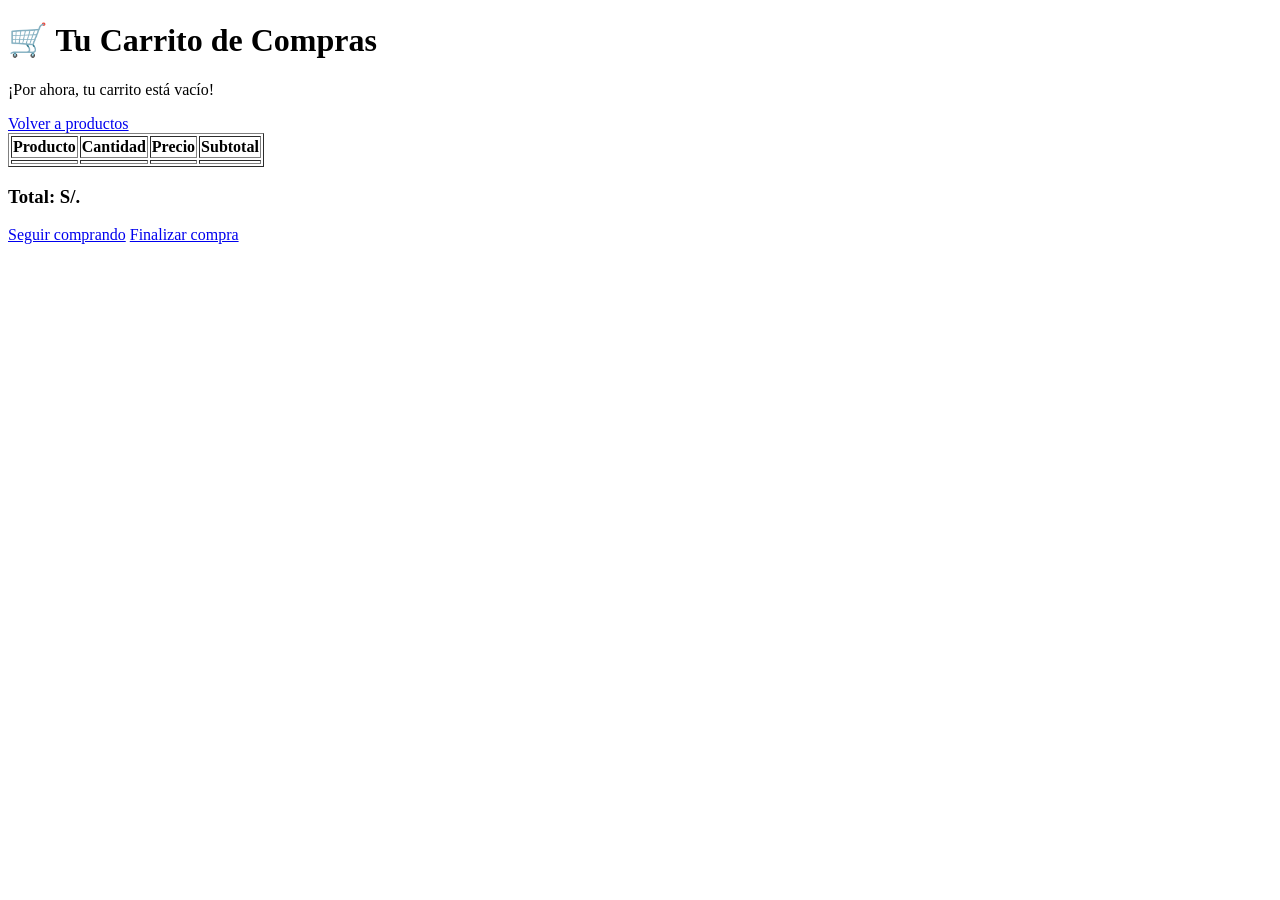
<file: src/main/resources/templates/carrito.html>
<!DOCTYPE html>
<html xmlns:th="http://www.thymeleaf.org">
<head>
    <meta charset="UTF-8">
    <title>Carrito</title>
</head>
<body>
<h1>🛒 Tu Carrito de Compras</h1>

<div th:if="${#lists.isEmpty(carrito)}">
    <p>¡Por ahora, tu carrito está vacío!</p>
    <a href="/productos">Volver a productos</a>
</div>

<div th:unless="${#lists.isEmpty(carrito)}">
    <table border="1">
        <thead>
        <tr>
            <th>Producto</th>
            <th>Cantidad</th>
            <th>Precio</th>
            <th>Subtotal</th>
        </tr>
        </thead>
        <tbody>
        <tr th:each="item : ${carrito}">
            <td th:text="${item.producto.nombre}"></td>
            <td th:text="${item.cantidad}"></td>
            <td th:text="${item.producto.precio}"></td>
            <td th:text="${item.producto.precio * item.cantidad}"></td>
        </tr>
        </tbody>
    </table>

    <h3>Total: S/. <span th:text="${total}"></span></h3>
    <a href="/productos">Seguir comprando</a>
    <a href="/checkout" class="btn btn-primary">Finalizar compra</a>

</div>
</body>
</html>
</file>
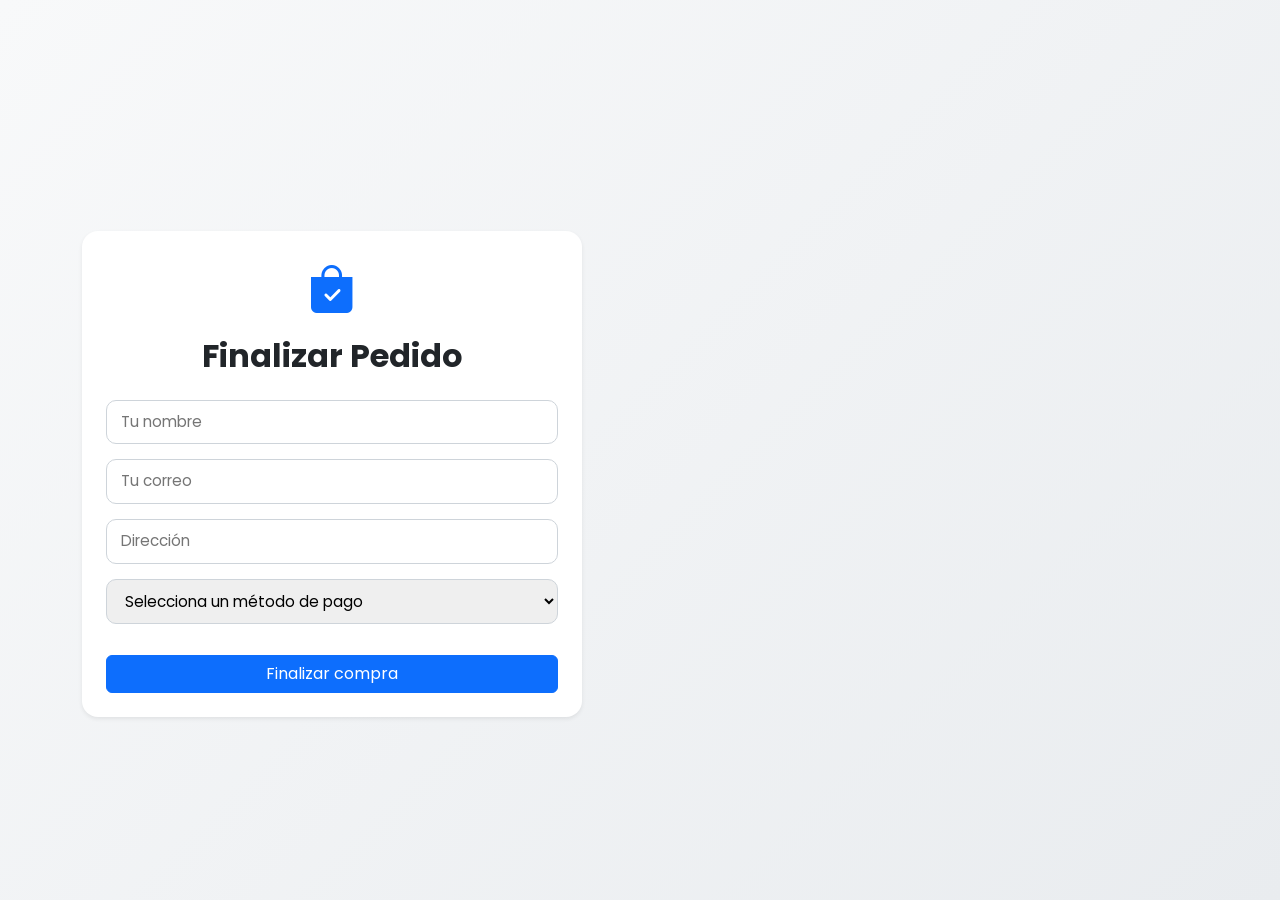
<file: src/main/resources/templates/checkout.html>
<!DOCTYPE html>
<html lang="es" xmlns:th="http://www.thymeleaf.org">
<head>
    <meta charset="UTF-8">
    <title>Finalizar Compra</title>
    <link rel="stylesheet" href="https://cdn.jsdelivr.net/npm/bootstrap@5.3.0/dist/css/bootstrap.min.css">
    <link rel="stylesheet" href="https://cdn.jsdelivr.net/npm/bootstrap-icons@1.11.3/font/bootstrap-icons.css">
    <link href="https://fonts.googleapis.com/css2?family=Poppins:wght@400;600;700&display=swap" rel="stylesheet">

    <style>
        body {
            font-family: 'Poppins', sans-serif;
            background: linear-gradient(135deg, #f8f9fa, #e9ecef);
            min-height: 100vh;
            display: flex;
            justify-content: center;
            align-items: center;
        }

        .card {
            border: none;
            border-radius: 16px;
            box-shadow: 0 8px 25px rgba(0, 0, 0, 0.1);
            max-width: 500px;
            width: 100%;
            padding: 2rem;
            background-color: #fff;
            animation: fadeIn 0.6s ease-in-out;
        }

        h2 {
            font-weight: 700;
            text-align: center;
            margin-bottom: 1.5rem;
            color: #212529;
        }

        form {
            display: flex;
            flex-direction: column;
        }

        form input,
        form select {
            border-radius: 10px;
            border: 1px solid #ced4da;
            padding: 10px 14px;
            font-size: 0.95rem;
            margin-bottom: 15px;
            transition: all 0.3s ease;
        }

        form input:focus,
        form select:focus {
            border-color: #0d6efd;
            box-shadow: 0 0 0 0.15rem rgba(13, 110, 253, 0.25);
            outline: none;
        }

        button {
            background-color: #0d6efd;
            color: white;
            border: none;
            border-radius: 10px;
            padding: 12px;
            font-size: 1rem;
            font-weight: 600;
            transition: all 0.3s ease;
        }

        button:hover {
            background-color: #0b5ed7;
            transform: translateY(-2px);
            box-shadow: 0 6px 15px rgba(13, 110, 253, 0.3);
        }

        @keyframes fadeIn {
            from {
                opacity: 0;
                transform: translateY(10px);
            }
            to {
                opacity: 1;
                transform: translateY(0);
            }
        }

        /* Ícono de cabecera */
        .icon-header {
            text-align: center;
            font-size: 3rem;
            color: #0d6efd;
            margin-bottom: 10px;
        }
    </style>
</head>
<body class="bg-light">

<div class="container mt-5">
    <div class="card p-4 shadow-sm">
        <div class="icon-header">
            <i class="bi bi-bag-check-fill"></i>
        </div>

        <h2 class="text-center mb-4">Finalizar Pedido</h2>

        <form action="/checkout" method="post">
            <input type="text" name="nombre" placeholder="Tu nombre" required>
            <input type="email" name="correo" placeholder="Tu correo" required>
            <input type="text" name="direccion" placeholder="Dirección" required>

            <select name="metodoPago" required>
                <option value="">Selecciona un método de pago</option>
                <option value="Tarjeta">💳 Tarjeta</option>
                <option value="Yape">📱 Yape</option>
                <option value="Plin">📲 Plin</option>
            </select>

            <button type="submit" class="btn btn-primary mt-3">Finalizar compra</button>
        </form>
    </div>
</div>

</body>
</html>
</file>
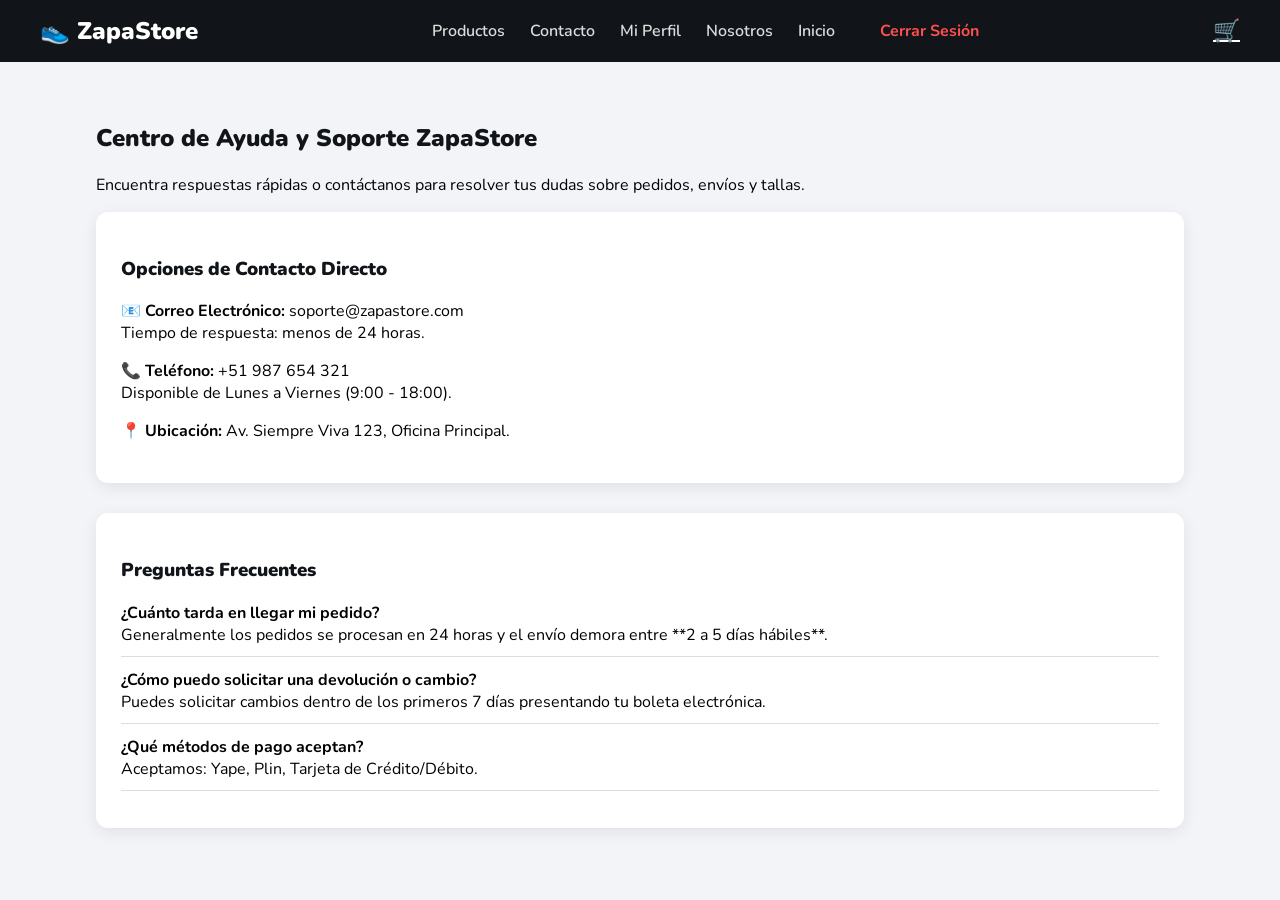
<file: src/main/resources/templates/contacto.html>
<!DOCTYPE html>
<html lang="es" xmlns:th="http://www.thymeleaf.org">
<head>
    <meta charset="UTF-8">
    <title>Contacto - ZapaStore</title>

    <!-- Google Fonts -->
    <link href="https://fonts.googleapis.com/css2?family=Nunito:wght@300;400;700;900&display=swap" rel="stylesheet">

    <!-- Estilos globales (mismos que productos) -->
    <style>
        body {
            margin: 0;
            font-family: 'Nunito', sans-serif;
            background: #f2f4f7;
        }

        /* --- NAVBAR --- */
        header {
            background: #111418;
            color: white;
            padding: 15px 40px;
            display: flex;
            align-items: center;
            justify-content: space-between;
        }

        header .logo {
            font-size: 24px;
            font-weight: 900;
            display: flex;
            align-items: center;
            gap: 8px;
        }

        header nav ul {
            list-style: none;
            display: flex;
            gap: 25px;
            margin: 0;
            padding: 0;
        }

        header nav ul li a {
            color: #dcdcdc;
            text-decoration: none;
            font-weight: 600;
        }

        header nav ul li a:hover {
            color: white;
        }

        .btn-logout {
            color: #ff4f4f;
            font-weight: bold;
            text-decoration: none;
            margin-left: 20px;
        }

        /* Contenedor */
        .container {
            width: 85%;
            margin: auto;
            padding-top: 40px;
        }

        /* Tarjetas */
        .card {
            background: white;
            padding: 25px;
            border-radius: 12px;
            box-shadow: 0 4px 15px rgba(0,0,0,0.08);
            margin-bottom: 30px;
        }

        h2, h3 {
            font-weight: 900;
            color: #111418;
        }

        .faq-item {
            margin-bottom: 12px;
            border-bottom: 1px solid #ddd;
            padding-bottom: 10px;
            cursor: pointer;
        }
    </style>
</head>

<body>

<header>
    <div class="logo">👟 ZapaStore</div>

    <nav>
        <ul>
            <li><a href="/productos">Productos</a></li>
            <li><a href="/contacto">Contacto</a></li>
            <li><a href="/perfil">Mi Perfil</a></li>
            <li><a href="/nosotros">Nosotros</a></li>
            <li><a href="/inicio">Inicio</a></li>

            <li><a class="btn-logout" href="/logout">Cerrar Sesión</a></li>
        </ul>
    </nav>

    <a href="/checkout" style="color:white; font-size:22px;">🛒</a>
</header>

<div class="container">

    <h2>Centro de Ayuda y Soporte ZapaStore</h2>
    <p>Encuentra respuestas rápidas o contáctanos para resolver tus dudas sobre pedidos, envíos y tallas.</p>

    <!-- --- CONTACTO DIRECTO --- -->
    <div class="card">
        <h3>Opciones de Contacto Directo</h3>

        <p><strong>📧 Correo Electrónico:</strong> soporte@zapastore.com<br>Tiempo de respuesta: menos de 24 horas.</p>

        <p><strong>📞 Teléfono:</strong> +51 987 654 321<br>Disponible de Lunes a Viernes (9:00 - 18:00).</p>

        <p><strong>📍 Ubicación:</strong> Av. Siempre Viva 123, Oficina Principal.</p>
    </div>

    <!-- --- FAQ --- -->
    <div class="card">
        <h3>Preguntas Frecuentes</h3>

        <div class="faq-item">
            <strong>¿Cuánto tarda en llegar mi pedido?</strong><br>
            Generalmente los pedidos se procesan en 24 horas y el envío demora entre **2 a 5 días hábiles**.
        </div>

        <div class="faq-item">
            <strong>¿Cómo puedo solicitar una devolución o cambio?</strong><br>
            Puedes solicitar cambios dentro de los primeros 7 días presentando tu boleta electrónica.
        </div>

        <div class="faq-item">
            <strong>¿Qué métodos de pago aceptan?</strong><br>
            Aceptamos: Yape, Plin, Tarjeta de Crédito/Débito.
        </div>
    </div>

</div>

</body>
</html>
</file>
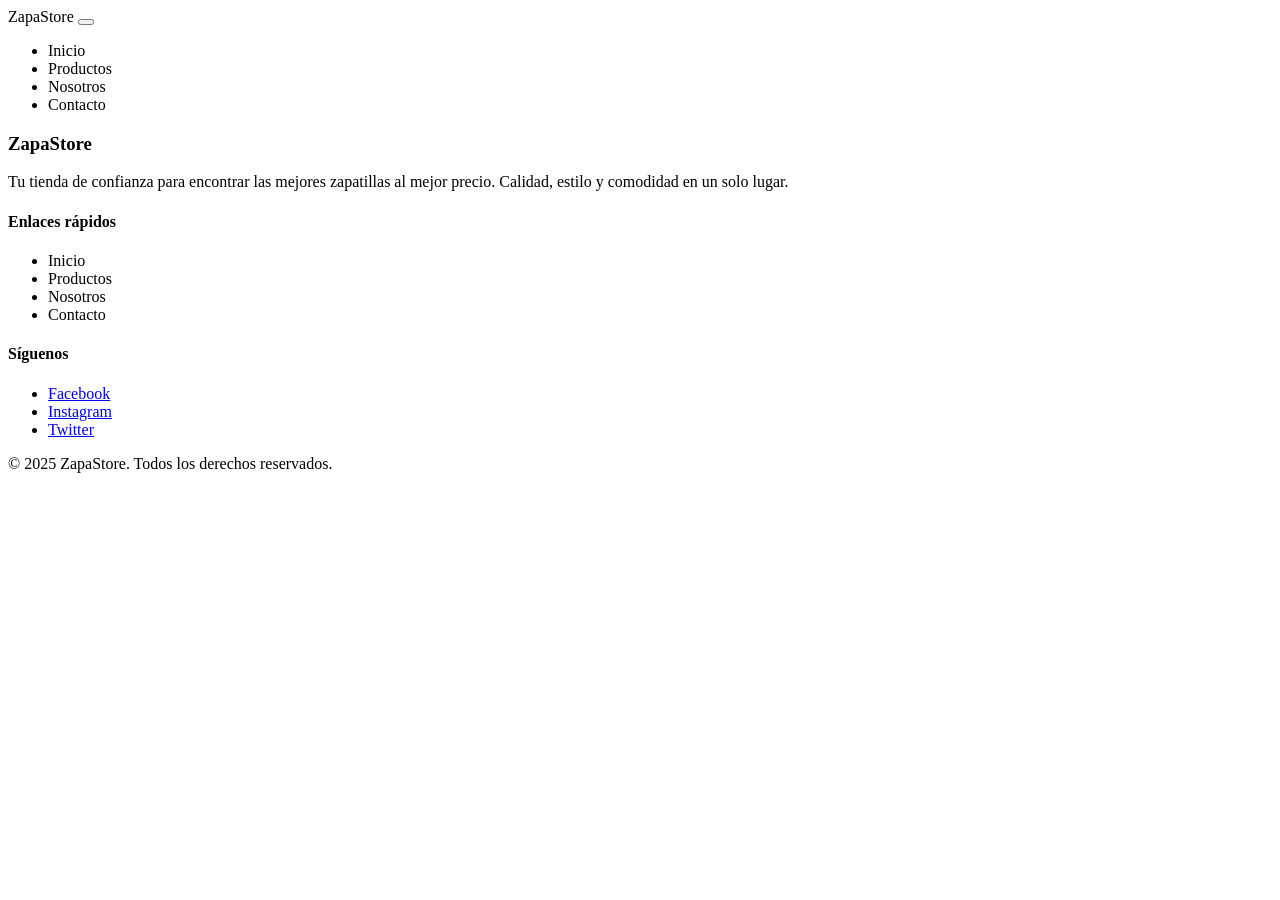
<file: src/main/resources/templates/layout.html>
<!DOCTYPE html>
<html lang="es" xmlns:th="http://www.thymeleaf.org">
<head>
</head>
<body>

<header th:fragment="header">
    <nav class="navbar navbar-expand-lg bg-white shadow-sm py-3">
        <div class="container">
            <a class="navbar-brand fw-bold fs-4 text-dark" th:href="@{/}">ZapaStore</a>
            <button class="navbar-toggler" type="button" data-bs-toggle="collapse" data-bs-target="#navbarNav">
                <i class="bi bi-list"></i>
            </button>
            <div class="collapse navbar-collapse justify-content-center" id="navbarNav">
                <ul class="navbar-nav gap-3">
                    <li class="nav-item"><a class="nav-link active" th:href="@{/}">Inicio</a></li>
                    <li class="nav-item"><a class="nav-link" th:href="@{/productos}">Productos</a></li>
                    <li class="nav-item"><a class="nav-link" th:href="@{/nosotros}">Nosotros</a></li>
                    <li class="nav-item"><a class="nav-link" th:href="@{/contacto}">Contacto</a></li>
                </ul>
            </div>
            <div class="d-flex align-items-center">
                <a th:href="@{/carrito}" class="text-muted me-3"><i class="bi bi-cart3 fs-5"></i></a>
                <a th:href="@{/login}" class="text-muted"><i class="bi bi-person-circle fs-5"></i></a>
            </div>
        </div>
    </nav>
</header>


<footer th:fragment="footer" class="footer">
    <div class="footer-container">
        <div class="footer-section">
            <h3>ZapaStore</h3>
            <p>Tu tienda de confianza para encontrar las mejores zapatillas al mejor precio. Calidad, estilo y comodidad en un solo lugar.</p>
        </div>

        <div class="footer-section">
            <h4>Enlaces rápidos</h4>
            <ul>
                <li><a th:href="@{/}">Inicio</a></li>
                <li><a th:href="@{/productos}">Productos</a></li>
                <li><a th:href="@{/nosotros}">Nosotros</a></li>
                <li><a th:href="@{/contacto}">Contacto</a></li>
            </ul>
        </div>

        <div class="footer-section">
            <h4>Síguenos</h4>
            <ul class="social-icons-list">
                <li><a href="#"><i class="bi bi-facebook"></i> Facebook</a></li>
                <li><a href="#"><i class="bi bi-instagram"></i> Instagram</a></li>
                <li><a href="#"><a href="#"><i class="bi bi-twitter"></i> Twitter</a></li>
            </ul>
        </div>
    </div>

    <div class="footer-bottom">
        <p>© 2025 ZapaStore. Todos los derechos reservados.</p>
    </div>
    <script th:fragment="scripts" src="https://cdn.jsdelivr.net/npm/bootstrap@5.3.0/dist/js/bootstrap.bundle.min.js"></script>
</footer>

</body>
</html>
</file>
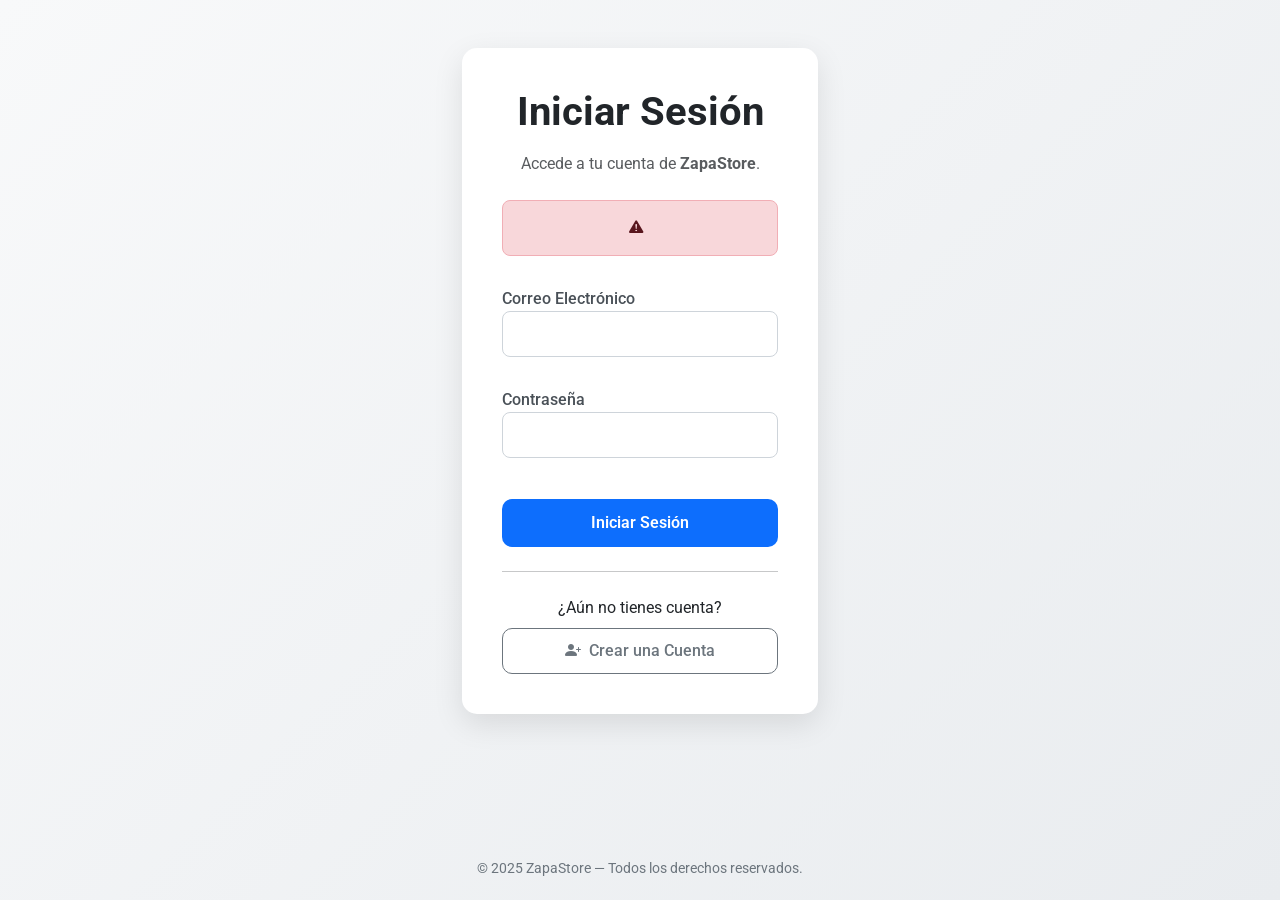
<file: src/main/resources/templates/login.html>
<!DOCTYPE html>
<html lang="es" xmlns:th="http://www.thymeleaf.org">
<head>
    <meta charset="UTF-8">
    <meta name="viewport" content="width=device-width, initial-scale=1.0">
    <title>ZapaStore | Iniciar Sesión</title>

    <!-- Bootstrap y estilos base -->
    <link href="https://cdn.jsdelivr.net/npm/bootstrap@5.3.0/dist/css/bootstrap.min.css" rel="stylesheet">
    <link rel="stylesheet" href="https://cdn.jsdelivr.net/npm/bootstrap-icons@1.10.5/font/bootstrap-icons.css">
    <link href="https://fonts.googleapis.com/css2?family=Roboto:wght@400;500;700&display=swap" rel="stylesheet">

    <!-- CSS personalizado -->
    <link rel="stylesheet" th:href="@{/css/style.css}">

    <style>
        body {
          font-family: 'Roboto', sans-serif;
          background: linear-gradient(135deg, #f8f9fa, #e9ecef);
        }

        .login-card {
          background: #ffffff;
          border-radius: 15px;
          padding: 40px;
          box-shadow: 0 10px 30px rgba(0, 0, 0, 0.1);
          transition: transform 0.3s ease;
        }

        .login-card:hover {
          transform: translateY(-5px);
        }

        h1 {
          font-weight: 700;
          color: #212529;
        }

        label {
          font-weight: 500;
          color: #495057;
          margin-top: 15px;
        }

        input[type="email"],
        input[type="password"] {
          border-radius: 8px;
          border: 1px solid #ced4da;
          padding: 10px;
          transition: border-color 0.2s ease;
        }

        input:focus {
          border-color: #0d6efd;
          box-shadow: 0 0 0 0.2rem rgba(13,110,253,.25);
          outline: none;
        }

        button[type="submit"] {
          margin-top: 25px;
          background: #0d6efd;
          border: none;
          border-radius: 10px;
          color: #fff;
          font-weight: 600;
          padding: 12px;
          width: 100%;
          transition: background 0.3s ease;
        }

        button[type="submit"]:hover {
          background: #0b5ed7;
        }

        .alert {
          font-size: 0.9rem;
          border-radius: 8px;
        }

        .register-btn {
          border-radius: 10px;
          font-weight: 500;
          padding: 10px;
        }

        footer {
          text-align: center;
          color: #6c757d;
          font-size: 0.9rem;
          padding: 20px 0;
        }

        .fade-in {
          animation: fadeIn 0.6s ease-in-out;
        }

        @keyframes fadeIn {
          from { opacity: 0; transform: translateY(10px); }
          to { opacity: 1; transform: translateY(0); }
        }
    </style>
</head>

<body class="d-flex flex-column min-vh-100 bg-light">

<div th:replace="~{layout :: header}"></div>

<main class="container my-5 flex-grow-1 fade-in">
    <div class="row justify-content-center">
        <div class="col-md-6 col-lg-4">
            <div class="login-card">
                <h1 class="text-center mb-3">Iniciar Sesión</h1>
                <p class="text-center text-muted mb-4">Accede a tu cuenta de <strong>ZapaStore</strong>.</p>

                <!-- 🔹 Mensaje de error -->
                <div th:if="${error}" class="alert alert-danger text-center" role="alert">
                    <i class="bi bi-exclamation-triangle-fill me-2"></i>
                    <span th:text="${error}"></span>
                </div>

                <!-- 🔹 Formulario -->
                <form th:action="@{/login}" th:object="${usuario}" method="post">
                    <div class="mb-3">
                        <label for="correo">Correo Electrónico</label>
                        <input id="correo" type="email" class="form-control" th:field="*{correo}" required>
                    </div>

                    <div class="mb-3">
                        <label for="contrasena">Contraseña</label>
                        <input id="contrasena" type="password" class="form-control" th:field="*{contrasena}" required>
                    </div>

                    <button type="submit" class="btn btn-primary">Iniciar Sesión</button>
                </form>

                <hr class="my-4">

                <div class="text-center">
                    <p class="mb-2">¿Aún no tienes cuenta?</p>
                    <a th:href="@{/registro}" class="btn btn-outline-secondary register-btn w-100">
                        <i class="bi bi-person-plus-fill me-1"></i> Crear una Cuenta
                    </a>
                </div>
            </div>
        </div>
    </div>
</main>

<footer>
    &copy; 2025 ZapaStore — Todos los derechos reservados.
</footer>

<div th:replace="~{layout :: scripts}"></div>
</body>
</html>
</file>
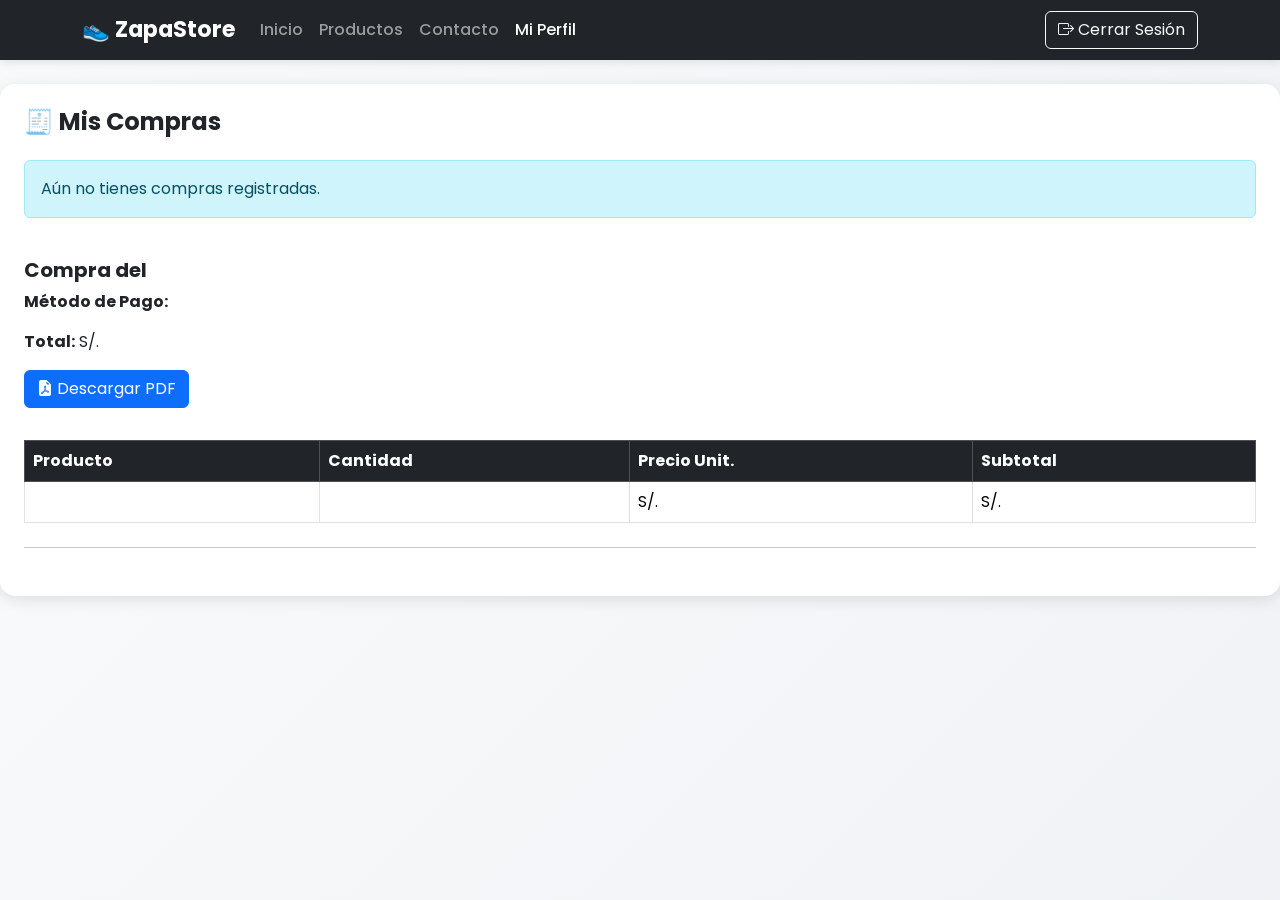
<file: src/main/resources/templates/perfil.html>
<!DOCTYPE html>
<html lang="es" xmlns:th="http://www.thymeleaf.org">
<head>
    <meta charset="UTF-8">
    <title>Mi Perfil - ZapaStore</title>

    <!-- Bootstrap + Icons + Fuente -->
    <link href="https://cdn.jsdelivr.net/npm/bootstrap@5.3.3/dist/css/bootstrap.min.css" rel="stylesheet">
    <link href="https://cdn.jsdelivr.net/npm/bootstrap-icons@1.11.3/font/bootstrap-icons.css" rel="stylesheet">
    <link href="https://fonts.googleapis.com/css2?family=Poppins:wght@400;500;700&display=swap" rel="stylesheet">

    <style>
        body {
            font-family: 'Poppins', sans-serif;
            background: linear-gradient(135deg, #f8f9fa, #eef1f5);
            color: #333;
        }

        /* Navbar */
        .navbar {
            box-shadow: 0 2px 8px rgba(0,0,0,0.1);
            font-weight: 500;
        }

        .navbar-brand {
            font-weight: 700;
            font-size: 1.4rem;
        }

        /* Tarjetas */
        .card {
            border-radius: 15px;
            border: none;
            box-shadow: 0 4px 15px rgba(0,0,0,0.1);
            background-color: #fff;
        }

        h2, h4 {
            font-weight: 700;
        }

        table {
            background: #fff;
        }

        /* Animación */
        .fade-in {
            animation: fadeIn 0.6s ease-in-out;
        }

        @keyframes fadeIn {
            from { opacity: 0; transform: translateY(10px); }
            to { opacity: 1; transform: translateY(0); }
        }
    </style>
</head>

<body>

<!-- 🔹 NAVBAR -->
<nav class="navbar navbar-expand-lg navbar-dark bg-dark sticky-top">
    <div class="container">
        <a class="navbar-brand" href="/">👟 ZapaStore</a>

        <button class="navbar-toggler" type="button" data-bs-toggle="collapse" data-bs-target="#navbarNav">
            <span class="navbar-toggler-icon"></span>
        </button>

        <div class="collapse navbar-collapse" id="navbarNav">
            <ul class="navbar-nav me-auto">
                <li class="nav-item"><a class="nav-link" href="/">Inicio</a></li>
                <li class="nav-item"><a class="nav-link" href="/productos">Productos</a></li>
                <li class="nav-item"><a class="nav-link" href="/contacto">Contacto</a></li>
                <li class="nav-item"><a class="nav-link active" href="/perfil">Mi Perfil</a></li>
            </ul>

            <a href="/logout" class="btn btn-outline-light">
                <i class="bi bi-box-arrow-right"></i> Cerrar Sesión
            </a>
        </div>
    </div>
</nav>

<!-- 🔹 CONTENIDO PERFIL -->
<div class="card p-4 mt-4">
    <h4>🧾 Mis Compras</h4>

    <div th:if="${ventas.size() == 0}" class="alert alert-info mt-3">
        Aún no tienes compras registradas.
    </div>

    <div th:each="v : ${ventas}" class="mt-4 fade-in">

        <h5 class="fw-bold">Compra del <span th:text="${v.fecha}"></span></h5>
        <p><strong>Método de Pago:</strong> <span th:text="${v.metodoPago}"></span></p>
        <p><strong>Total:</strong> S/. <span th:text="${v.total}"></span></p>

        <!-- BOTÓN PDF -->
        <a th:href="@{'/venta/' + ${v.id} + '/pdf'}" class="btn btn-primary mb-3">
            <i class="bi bi-file-earmark-pdf-fill"></i> Descargar PDF
        </a>

        <!-- TABLA DE DETALLES -->
        <table class="table table-bordered mt-3">
            <thead class="table-dark">
            <tr>
                <th>Producto</th>
                <th>Cantidad</th>
                <th>Precio Unit.</th>
                <th>Subtotal</th>
            </tr>
            </thead>

            <tbody>
            <tr th:each="d : ${v.detalles}">
                <td th:text="${d.nombreProducto}"></td>
                <td th:text="${d.cantidad}"></td>
                <td>S/. <span th:text="${d.precioUnitario}"></span></td>
                <td>S/. <span th:text="${d.subtotal}"></span></td>
            </tr>
            </tbody>
        </table>

        <hr class="my-4">
    </div>

</div>

<script src="https://cdn.jsdelivr.net/npm/bootstrap@5.3.3/dist/js/bootstrap.bundle.min.js"></script>
</body>
</html>
</file>
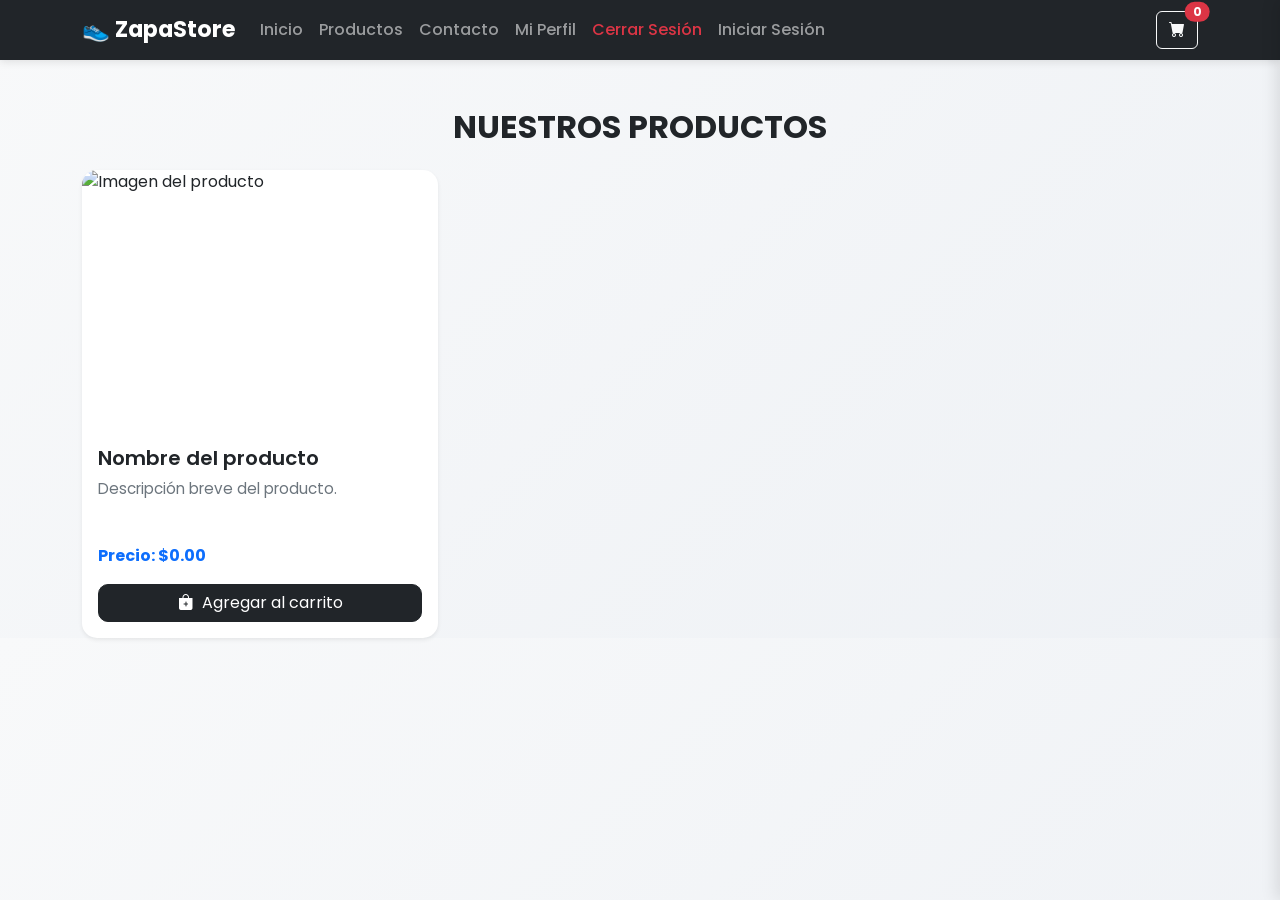
<file: src/main/resources/templates/productos.html>
<!DOCTYPE html>
<html xmlns:th="http://www.thymeleaf.org" lang="es">
<head>
    <meta charset="UTF-8">
    <title>ZapaStore | Productos</title>

    <!-- ✅ Bootstrap y fuentes -->
    <link href="https://cdn.jsdelivr.net/npm/bootstrap@5.3.3/dist/css/bootstrap.min.css" rel="stylesheet">
    <link href="https://cdn.jsdelivr.net/npm/bootstrap-icons@1.11.3/font/bootstrap-icons.css" rel="stylesheet">
    <link href="https://fonts.googleapis.com/css2?family=Poppins:wght@400;500;700&display=swap" rel="stylesheet">

    <style>
        body {
            font-family: 'Poppins', sans-serif;
            background: linear-gradient(135deg, #f8f9fa, #eef1f5);
            color: #333;
        }

        /* 🔹 Navbar */
        .navbar {
            box-shadow: 0 2px 8px rgba(0,0,0,0.1);
            font-weight: 500;
        }

        .navbar-brand {
            font-weight: 700;
            font-size: 1.4rem;
        }

        /* 🔹 Sección productos */
        h2 {
            font-weight: 700;
            text-transform: uppercase;
            color: #212529;
            margin-bottom: 2rem;
        }

        .card {
            border: none;
            border-radius: 15px;
            overflow: hidden;
            transition: all 0.3s ease;
            background-color: #fff;
        }

        .card:hover {
            transform: translateY(-8px);
            box-shadow: 0 10px 25px rgba(0,0,0,0.1);
        }

        .card img {
            height: 260px;
            object-fit: cover;
            transition: transform 0.4s ease;
        }

        .card:hover img {
            transform: scale(1.05);
        }

        .card-title {
            font-weight: 600;
            color: #212529;
        }

        .card-text {
            font-size: 0.95rem;
            color: #6c757d;
            min-height: 50px;
        }

        .card .fw-bold {
            color: #0d6efd;
        }

        .btn-dark {
            border-radius: 10px;
            transition: all 0.3s ease;
        }

        .btn-dark:hover {
            background-color: #0b5ed7;
        }

        /* 🔹 Carrito lateral */
        #sidebar-carrito {
            position: fixed;
            right: -400px;
            top: 0;
            width: 400px;
            height: 100%;
            background: #fff;
            box-shadow: -4px 0 15px rgba(0,0,0,0.1);
            transition: right 0.3s ease;
            z-index: 1050;
            padding: 25px;
            overflow-y: auto;
        }

        #sidebar-carrito.open {
            right: 0;
        }

        #overlay {
            display: none;
            position: fixed;
            top: 0; left: 0;
            width: 100%; height: 100%;
            background: rgba(0,0,0,0.5);
            z-index: 1040;
        }

        #overlay.active {
            display: block;
        }

        #footer-carrito p {
            font-size: 1.1rem;
        }

        /* 🔹 Responsive */
        @media (max-width: 768px) {
            #sidebar-carrito {
                width: 100%;
            }

            .card img {
                height: 200px;
            }
        }

        /* ✨ Animación suave */
        .fade-in {
            animation: fadeIn 0.7s ease-in-out;
        }

        @keyframes fadeIn {
            from { opacity: 0; transform: translateY(10px); }
            to { opacity: 1; transform: translateY(0); }
        }
    </style>
</head>

<body>
<!-- 🧭 NAVBAR -->
<nav class="navbar navbar-expand-lg navbar-dark bg-dark sticky-top">
    <div class="container">
        <a class="navbar-brand" href="/">👟 ZapaStore</a>
        <button class="navbar-toggler" type="button" data-bs-toggle="collapse" data-bs-target="#navbarNav">
            <span class="navbar-toggler-icon"></span>
        </button>

        <div class="collapse navbar-collapse" id="navbarNav">
            <ul class="navbar-nav me-auto mb-2 mb-lg-0">

                <li class="nav-item">
                    <a class="nav-link" th:href="@{/}">Inicio</a>
                </li>

                <li class="nav-item">
                    <a class="nav-link" th:href="@{/productos}">Productos</a>
                </li>

                <li class="nav-item">
                    <a class="nav-link" th:href="@{/contacto}">Contacto</a>
                </li>

                <!-- 🔥 SOLO SE MUESTRA SI HAY SESIÓN -->
                <li class="nav-item" th:if="${session.usuario != null}">
                    <a class="nav-link" th:href="@{/perfil}">Mi Perfil</a>
                </li>

                <li class="nav-item" th:if="${session.usuario != null}">
                    <a class="nav-link text-danger" th:href="@{/logout}">Cerrar Sesión</a>
                </li>

                <!-- 🔥 SI NO HAY SESIÓN: mostrar INICIAR SESIÓN -->
                <li class="nav-item" th:if="${session.usuario == null}">
                    <a class="nav-link" th:href="@{/login}">Iniciar Sesión</a>
                </li>

            </ul>


            <button class="btn btn-outline-light position-relative" id="btn-carrito">
                <i class="bi bi-cart-fill"></i>
                <span class="position-absolute top-0 start-100 translate-middle badge rounded-pill bg-danger" id="contador-carrito">0</span>
            </button>
        </div>
    </div>
</nav>

<!-- 🛍️ PRODUCTOS -->
<div class="container mt-5 fade-in">
    <h2 class="text-center mb-4">Nuestros Productos</h2>

    <div id="cards" class="row g-4">
        <div th:each="producto : ${productos}" class="col-md-4 col-sm-6">
            <div class="card h-100 shadow-sm">
                <!-- ✅ Mostrar imagen desde URL -->
                <img th:src="${producto.imagen}" class="card-img-top" alt="Imagen del producto">

                <div class="card-body d-flex flex-column">
                    <h5 class="card-title" th:text="${producto.nombre}">Nombre del producto</h5>
                    <p class="card-text" th:text="${producto.descripcion}">Descripción breve del producto.</p>
                    <p class="fw-bold mb-3">Precio: $<span th:text="${producto.precio}">0.00</span></p>

                    <button class="btn btn-dark mt-auto"
                            th:attr="data-id=${producto.id}, data-nombre=${producto.nombre}, data-precio=${producto.precio}">
                        <i class="bi bi-bag-plus-fill me-2"></i>Agregar al carrito
                    </button>
                </div>
            </div>
        </div>
    </div>
</div>

<!-- 🧾 SIDEBAR CARRITO -->
<div id="sidebar-carrito">
    <h4 class="mb-4"><i class="bi bi-cart-check me-2"></i>Tu carrito</h4>
    <ul id="lista-carrito" class="list-group mb-3"></ul>

    <div id="footer-carrito" class="border-top pt-3">
        <p><strong>Total:</strong> $<span id="total">0</span></p>
        <button id="btn-pagar" class="btn btn-success w-100 mb-2" disabled>Pagar ahora 💳</button>
        <button id="vaciar-carrito" class="btn btn-outline-danger w-100">Vaciar carrito</button>
    </div>
</div>

<div id="overlay"></div>

<!-- ✅ Script del carrito (igual que antes) -->
<script>
    const carrito = JSON.parse(localStorage.getItem('carrito')) || {};
    const listaCarrito = document.getElementById('lista-carrito');
    const totalElement = document.getElementById('total');
    const contador = document.getElementById('contador-carrito');
    const btnPagar = document.getElementById('btn-pagar');
    const btnVaciar = document.getElementById('vaciar-carrito');
    const sidebar = document.getElementById('sidebar-carrito');
    const overlay = document.getElementById('overlay');
    const btnCarrito = document.getElementById('btn-carrito');

    function actualizarCarrito() {
        listaCarrito.innerHTML = '';
        let total = 0;
        let cantidadTotal = 0;

        if (Object.keys(carrito).length === 0) {
            listaCarrito.innerHTML = '<p class="text-center text-muted mt-3">Carrito vacío 🛒</p>';
            totalElement.textContent = '0';
            contador.textContent = '0';
            btnPagar.disabled = true;
            return;
        }

        Object.values(carrito).forEach(p => {
            total += p.precio * p.cantidad;
            cantidadTotal += p.cantidad;

            const li = document.createElement('li');
            li.className = 'list-group-item d-flex justify-content-between align-items-center';
            li.innerHTML = `
              <div>
                <strong>${p.nombre}</strong> (x${p.cantidad})
                <br><small>$${p.precio.toFixed(2)} c/u</small>
              </div>
              <div>
                <button class="btn btn-sm btn-outline-info" onclick="cambiarCantidad(${p.id}, 1)">+</button>
                <button class="btn btn-sm btn-outline-danger" onclick="cambiarCantidad(${p.id}, -1)">-</button>
              </div>
            `;
            listaCarrito.appendChild(li);
        });

        totalElement.textContent = total.toFixed(2);
        contador.textContent = cantidadTotal;
        btnPagar.disabled = false;

        localStorage.setItem('carrito', JSON.stringify(carrito));
    }

    function cambiarCantidad(id, delta) {
        if (!carrito[id]) return;
        carrito[id].cantidad += delta;
        if (carrito[id].cantidad <= 0) delete carrito[id];
        actualizarCarrito();
    }

    document.addEventListener('click', e => {
        if (e.target.classList.contains('btn-dark')) {
            const btn = e.target;
            const id = btn.dataset.id;
            const nombre = btn.dataset.nombre;
            const precio = parseFloat(btn.dataset.precio);

            if (!carrito[id]) carrito[id] = { id, nombre, precio, cantidad: 0 };
            carrito[id].cantidad++;
            actualizarCarrito();
        }
    });

    btnVaciar.addEventListener('click', () => {
        Object.keys(carrito).forEach(k => delete carrito[k]);
        actualizarCarrito();
    });

btnPagar.addEventListener('click', () => {
    if (Object.keys(carrito).length === 0) {
        alert("Tu carrito está vacío 🛒");
        return;
    }

    fetch('/checkout/data', {
        method: 'POST',
        headers: { 'Content-Type': 'application/json' },
        body: JSON.stringify(carrito)
    }).then(() => {

        // 🟩 VACÍA EL CARRITO REAL DEL FRONTEND
        localStorage.removeItem('carrito');

        // 🟩 REDIRIGE AL CHECKOUT
        window.location.href = '/checkout';
    });
});



    btnCarrito.addEventListener('click', () => {
        sidebar.classList.toggle('open');
        overlay.classList.toggle('active');
    });

    overlay.addEventListener('click', () => {
        sidebar.classList.remove('open');
        overlay.classList.remove('active');
    });

    actualizarCarrito();
</script>

<script src="https://cdn.jsdelivr.net/npm/bootstrap@5.3.3/dist/js/bootstrap.bundle.min.js"></script>
</body>
</html>
</file>
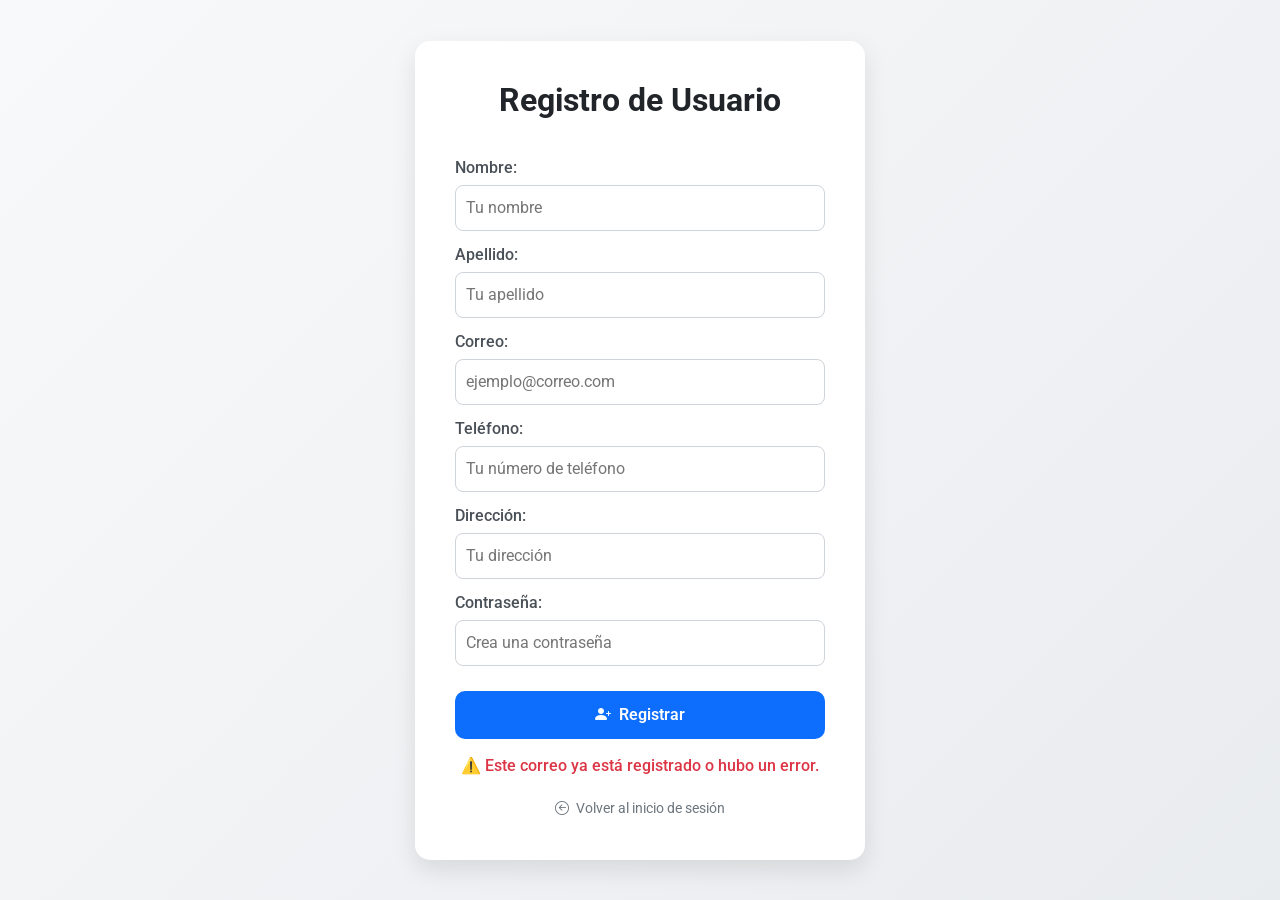
<file: src/main/resources/templates/registro.html>
<!DOCTYPE html>
<html lang="es" xmlns:th="http://www.thymeleaf.org">
<head>
    <meta charset="UTF-8">
    <meta name="viewport" content="width=device-width, initial-scale=1.0">
    <title>ZapaStore | Registro</title>

    <link href="https://cdn.jsdelivr.net/npm/bootstrap@5.3.0/dist/css/bootstrap.min.css" rel="stylesheet">
    <link rel="stylesheet" href="https://cdn.jsdelivr.net/npm/bootstrap-icons@1.10.5/font/bootstrap-icons.css">
    <link href="https://fonts.googleapis.com/css2?family=Roboto:wght@400;500;700&display=swap" rel="stylesheet">

    <style>
        body {
          font-family: 'Roboto', sans-serif;
          background: linear-gradient(135deg, #f8f9fa, #e9ecef);
          display: flex;
          justify-content: center;
          align-items: center;
          min-height: 100vh;
          padding: 20px;
        }

        .registro-card {
          background: #fff;
          border-radius: 15px;
          box-shadow: 0 10px 25px rgba(0, 0, 0, 0.1);
          padding: 40px;
          max-width: 450px;
          width: 100%;
          transition: transform 0.3s ease;
        }

        .registro-card:hover {
          transform: translateY(-5px);
        }

        h2 {
          text-align: center;
          font-weight: 700;
          color: #212529;
          margin-bottom: 25px;
        }

        label {
          font-weight: 500;
          margin-top: 12px;
          color: #495057;
        }

        input {
          border-radius: 8px;
          border: 1px solid #ced4da;
          padding: 10px;
          width: 100%;
          margin-top: 5px;
          transition: all 0.2s ease;
        }

        input:focus {
          border-color: #0d6efd;
          box-shadow: 0 0 0 0.2rem rgba(13,110,253,.25);
          outline: none;
        }

        button {
          margin-top: 25px;
          width: 100%;
          background-color: #0d6efd;
          border: none;
          color: #fff;
          font-weight: 600;
          border-radius: 10px;
          padding: 12px;
          transition: background 0.3s ease;
        }

        button:hover {
          background-color: #0b5ed7;
        }

        .error {
          color: #dc3545;
          text-align: center;
          margin-top: 15px;
          font-weight: 500;
        }

        .back-login {
          display: block;
          text-align: center;
          margin-top: 20px;
          color: #6c757d;
          font-size: 0.9rem;
          text-decoration: none;
          transition: color 0.2s ease;
        }

        .back-login:hover {
          color: #0d6efd;
        }

        .fade-in {
          animation: fadeIn 0.6s ease-in-out;
        }

        @keyframes fadeIn {
          from { opacity: 0; transform: translateY(10px); }
          to { opacity: 1; transform: translateY(0); }
        }
    </style>
</head>

<body>
<div class="registro-card fade-in">
    <h2>Registro de Usuario</h2>

    <form th:action="@{/registro}" th:object="${usuario}" method="post">
        <label for="nombre">Nombre:</label>
        <input type="text" id="nombre" th:field="*{nombre}" placeholder="Tu nombre" required>

        <label for="apellido">Apellido:</label>
        <input type="text" id="apellido" th:field="*{apellido}" placeholder="Tu apellido" required>

        <label for="correo">Correo:</label>
        <input type="email" id="correo" th:field="*{correo}" placeholder="ejemplo@correo.com" required>

        <label for="telefono">Teléfono:</label>
        <input type="tel" id="telefono" th:field="*{telefono}" placeholder="Tu número de teléfono" required>

        <label for="direccion">Dirección:</label>
        <input type="text" id="direccion" th:field="*{direccion}" placeholder="Tu dirección" required>

        <label for="contrasena">Contraseña:</label>
        <input type="password" id="contrasena" th:field="*{contrasena}" placeholder="Crea una contraseña" required>

        <button type="submit">
            <i class="bi bi-person-plus-fill me-2"></i>Registrar
        </button>

        <div th:if="${param.error}" class="error">
            ⚠️ Este correo ya está registrado o hubo un error.
        </div>
    </form>

    <a th:href="@{/login}" class="back-login">
        <i class="bi bi-arrow-left-circle me-1"></i> Volver al inicio de sesión
    </a>
</div>
</body>
</html>
</file>
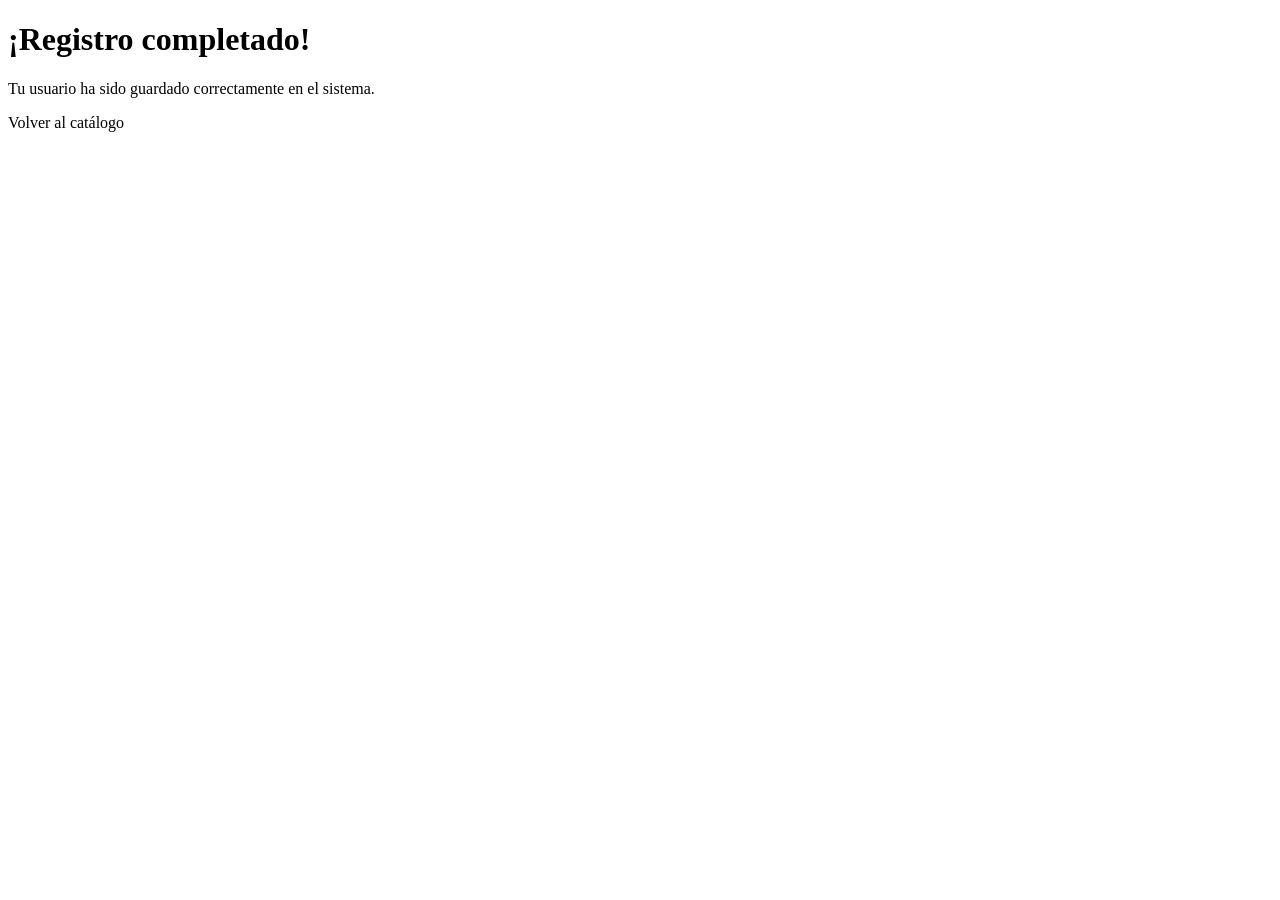
<file: src/main/resources/templates/registro_exitoso.html>
<!DOCTYPE html>
<html xmlns:th="http://www.thymeleaf.org">
<head>
    <meta charset="UTF-8">
    <title>Registro Exitoso</title>
</head>
<body>
<h1>¡Registro completado!</h1>
<p>Tu usuario ha sido guardado correctamente en el sistema.</p>
<a th:href="@{/productos}">Volver al catálogo</a>
</body>
</html>
</file>
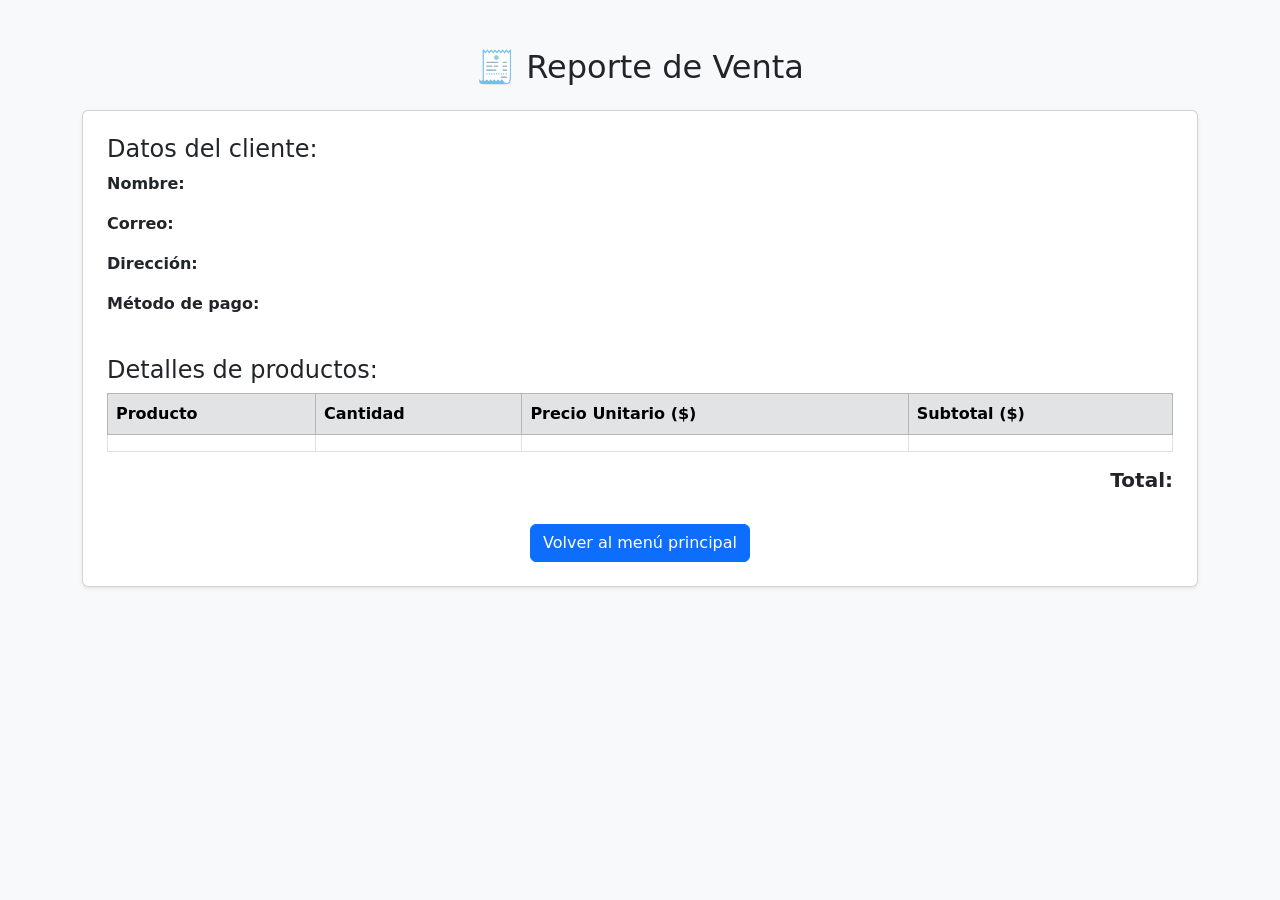
<file: src/main/resources/templates/reporte.html>
<!DOCTYPE html>
<html xmlns:th="http://www.thymeleaf.org">
<head>
    <meta charset="UTF-8">
    <title>Reporte de Venta</title>
    <link rel="stylesheet" href="https://cdn.jsdelivr.net/npm/bootstrap@5.3.0/dist/css/bootstrap.min.css">
</head>
<body class="bg-light">
<div class="container mt-5">
    <h2 class="text-center mb-4">🧾 Reporte de Venta</h2>

    <div class="card p-4 shadow-sm">
        <h4>Datos del cliente:</h4>
        <p><strong>Nombre:</strong> <span th:text="${venta.nombreCliente}"></span></p>
        <p><strong>Correo:</strong> <span th:text="${venta.correo}"></span></p>
        <p><strong>Dirección:</strong> <span th:text="${venta.direccion}"></span></p>
        <p><strong>Método de pago:</strong> <span th:text="${venta.metodoPago}"></span></p>

        <h4 class="mt-4">Detalles de productos:</h4>
        <table class="table table-bordered">
            <thead class="table-secondary">
            <tr>
                <th>Producto</th>
                <th>Cantidad</th>
                <th>Precio Unitario ($)</th>
                <th>Subtotal ($)</th>
            </tr>
            </thead>
            <tbody>
            <tr th:each="detalle : ${detalles}">
                <td th:text="${detalle.nombreProducto}"></td>
                <td th:text="${detalle.cantidad}"></td>
                <td th:text="${detalle.precioUnitario}"></td>
                <td th:text="${detalle.subtotal}"></td>
            </tr>
            </tbody>
        </table>

        <h5 class="text-end">
            <strong>Total:</strong>
            <span th:text="${#numbers.formatDecimal(venta.total, 1, 'COMMA', 2, 'POINT')} + ' $'"></span>
        </h5>

        <!-- ✅ Un solo botón -->
        <form th:action="@{/carrito/finalizarReporte}" method="post" class="text-center mt-4">
            <input type="hidden" name="idVenta" th:value="${venta.id}" />
            <button type="submit" class="btn btn-primary">Volver al menú principal</button>
        </form>
    </div>
</div>
</body>
</html>
</file>
